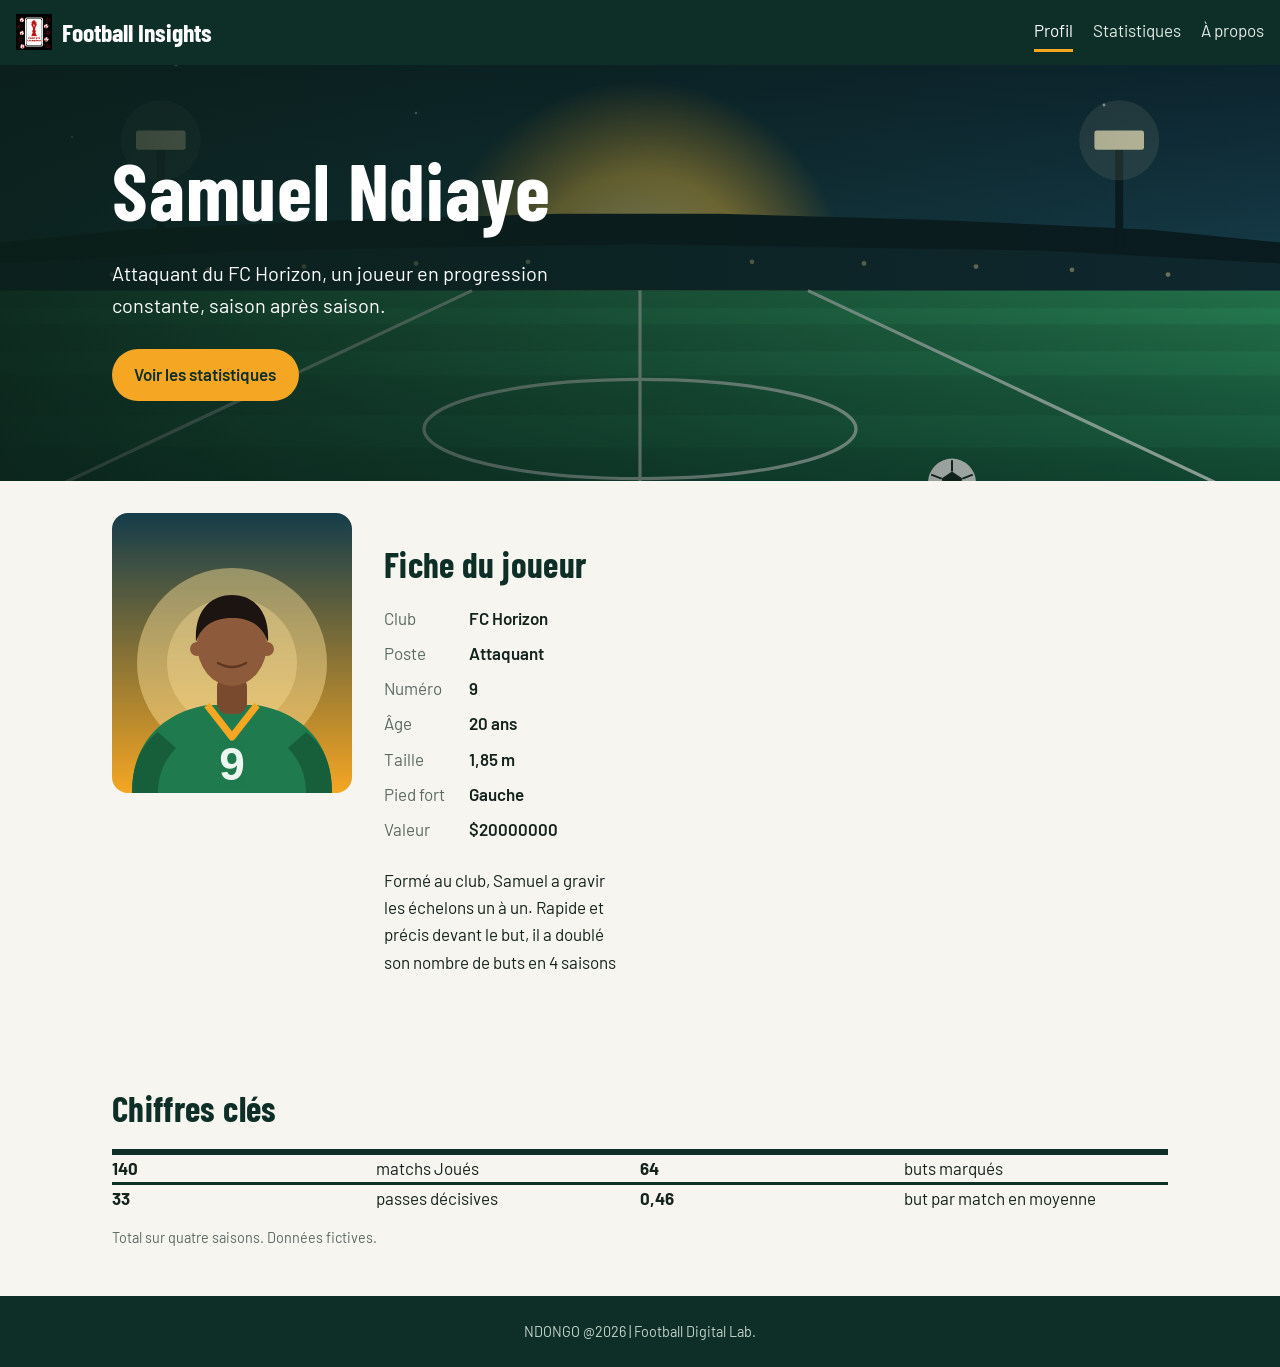
<file: index.html>
<!DOCTYPE html>
<html lang="fr">
<head>
  <meta charset="UTF-8">
  <meta name="viewport" content="width=device-width, initial-scale=1">
  <title>Samuel Ndiaye · Football Insights</title>
  <meta name="description" content="Profil et statistiques de Samuel Ndiaye, attaquant fictif du FC Horizon. Projet pédagogique RESOBIL.">
  <link rel="icon" href="images/logo.png" type="image/svg+xml">
  <link href="https://fonts.googleapis.com/css2?family=Barlow+Condensed:wght@600;700&family=Barlow:wght@400;600&display=swap" rel="stylesheet">
  <link rel="stylesheet" href="css/style.css">
</head>
<body>
  <header class="entete">
    <a class="marque" href="index.html">
      <img src="images/logo.png" alt="" width="36" height="43">
      <span>Football Insights</span>
    </a>
    <nav class="menu" aria-label="Navigation principale">
      <a href="index.html" aria-current="page">Profil</a>
      <a href="statistique.html">Statistiques</a>
      <a href="a-propos.html">À propos</a>
    </nav>
  </header>

  <main>

    <section class="hero">
      <div class="hero-texte">
        <h1>Samuel Ndiaye</h1>
        <p class="accroche">Attaquant du FC Horizon, un joueur en progression constante, saison après saison.</p>
        <a class="bouton" href="statistiques.html">Voir les statistiques</a>
      </div>
    </section>

    <section class="conteneur profil">
      <img class="portrait" src="images/joueur.svg" width="480" height="560"
           alt="Illustration de Samuel Ndiaye en maillot vert numéro 9">
      <div>
        <h2>Fiche du joueur</h2>
        <dl class="fiche">
          <dt>Club</dt><dd>FC Horizon</dd>
          <dt>Poste</dt><dd>Attaquant</dd>
          <dt>Numéro</dt><dd>9</dd>
          <dt>Âge</dt><dd>20 ans</dd>
          <dt>Taille</dt><dd>1,85 m</dd>
          <dt>Pied fort</dt><dd>Gauche</dd>
          <dt>Valeur</dt><dd>$20000000</dd>
        </dl>
        <p>Formé au club, Samuel a gravir les échelons un à un. Rapide et précis devant le but, il a doublé son nombre
           de buts en 4 saisons</p>
      </div>
    </section>

    <section class="conteneur">
      <h2>Chiffres clés</h2>
      <div class="chiffres" id="chiffres"></div>
      <p class="note">Total sur quatre saisons. Données fictives.</p>
    </section>

  </main>

  <footer class="pied">
    <p> NDONGO @2026 | Football Digital Lab.</p>
  </footer>

  <script src="js/data.js"></script>
  <script src="js/script.js"></script>
</body>
</html>
</file>
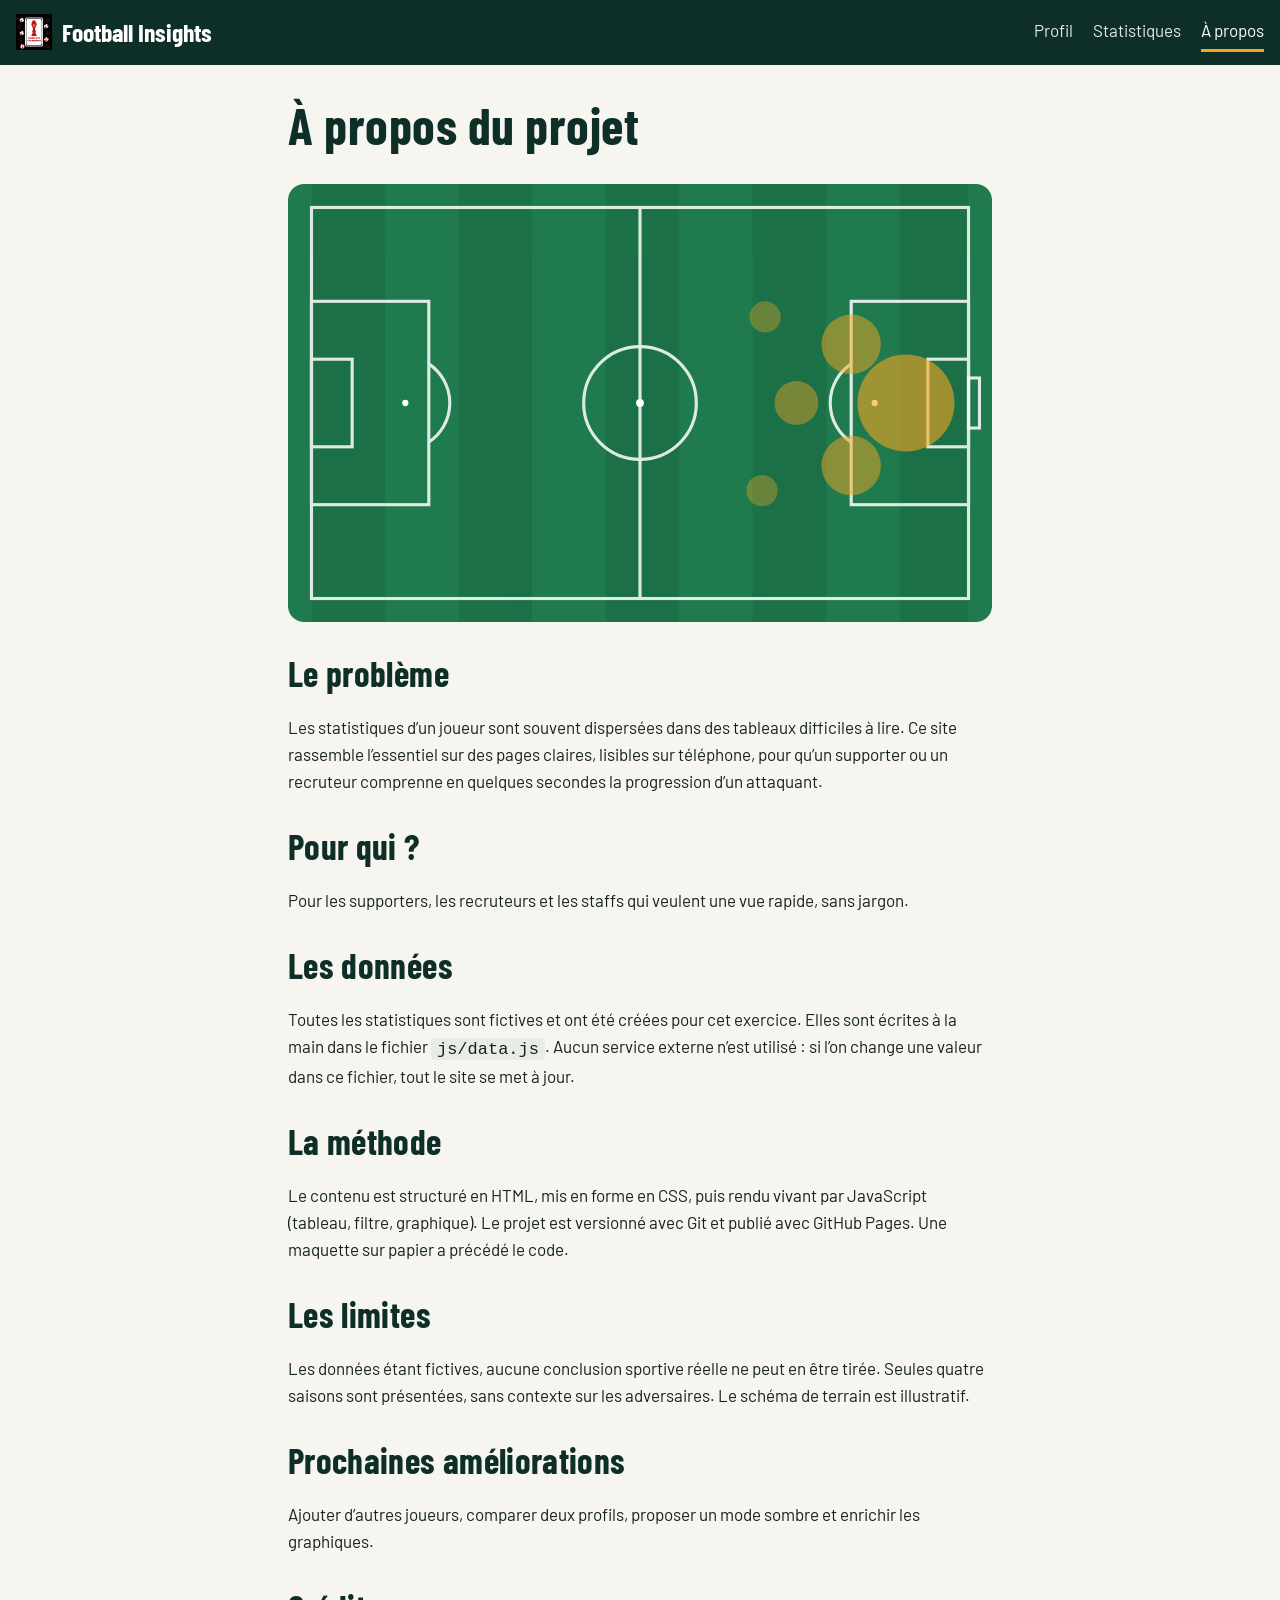
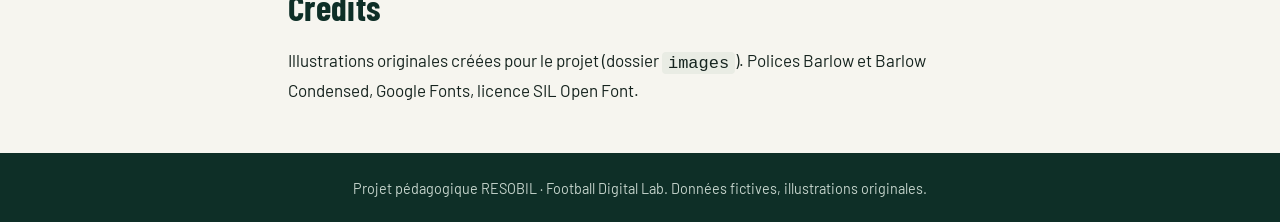
<file: a-propos.html>
<!DOCTYPE html>
<html lang="fr">
<head>
  <meta charset="UTF-8">
  <meta name="viewport" content="width=device-width, initial-scale=1">
  <title>À propos · Football Insights</title>
  <meta name="description" content="Pourquoi ce projet existe, quelles données il utilise, comment il a été construit et ses limites.">
  <link rel="icon" href="images/logo.png" type="image/svg+xml">
  <link href="https://fonts.googleapis.com/css2?family=Barlow+Condensed:wght@600;700&family=Barlow:wght@400;600&display=swap" rel="stylesheet">
  <link rel="stylesheet" href="css/style.css">
</head>
<body>
  <header class="entete">
    <a class="marque" href="index.html">
      <img src="images/logo.png" alt="" width="36" height="43">
      <span>Football Insights</span>
    </a>
    <nav class="menu" aria-label="Navigation principale">
      <a href="index.html">Profil</a>
      <a href="statistique.html">Statistiques</a>
      <a href="a-propos.html" aria-current="page">À propos</a>
    </nav>
  </header>
 
  <main class="conteneur texte">
 
    <h1>À propos du projet</h1>
    <img class="illustration" src="images/terrain.svg" width="900" height="560"
         alt="Schéma d’un terrain de football avec les zones de tir fictives de la saison 2024-2025">
 
    <h2>Le problème</h2>
    <p>Les statistiques d’un joueur sont souvent dispersées dans des tableaux difficiles à lire.
       Ce site rassemble l’essentiel sur des pages claires, lisibles sur téléphone, pour qu’un supporter
       ou un recruteur comprenne en quelques secondes la progression d’un attaquant.</p>
 
    <h2>Pour qui ?</h2>
    <p>Pour les supporters, les recruteurs et les staffs qui veulent une vue rapide, sans jargon.</p>
 
    <h2>Les données</h2>
    <p>Toutes les statistiques sont fictives et ont été créées pour cet exercice. Elles sont écrites à la main
       dans le fichier <code>js/data.js</code>. Aucun service externe n’est utilisé : si l’on change une valeur
       dans ce fichier, tout le site se met à jour.</p>
 
    <h2>La méthode</h2>
    <p>Le contenu est structuré en HTML, mis en forme en CSS, puis rendu vivant par JavaScript
       (tableau, filtre, graphique). Le projet est versionné avec Git et publié avec GitHub Pages.
       Une maquette sur papier a précédé le code.</p>
 
    <h2>Les limites</h2>
    <p>Les données étant fictives, aucune conclusion sportive réelle ne peut en être tirée. Seules quatre saisons
       sont présentées, sans contexte sur les adversaires. Le schéma de terrain est illustratif.</p>
 
    <h2>Prochaines améliorations</h2>
    <p>Ajouter d’autres joueurs, comparer deux profils, proposer un mode sombre et enrichir les graphiques.</p>
 
    <h2>Crédits</h2>
    <p>Illustrations originales créées pour le projet (dossier <code>images</code>).
       Polices Barlow et Barlow Condensed, Google Fonts, licence SIL Open Font.</p>
 
  </main>
 
  <footer class="pied">
    <p>Projet pédagogique RESOBIL · Football Digital Lab. Données fictives, illustrations originales.</p>
  </footer>
 
  <script src="js/data.js"></script>
  <script src="js/script.js"></script>
</body>
</html>
</file>
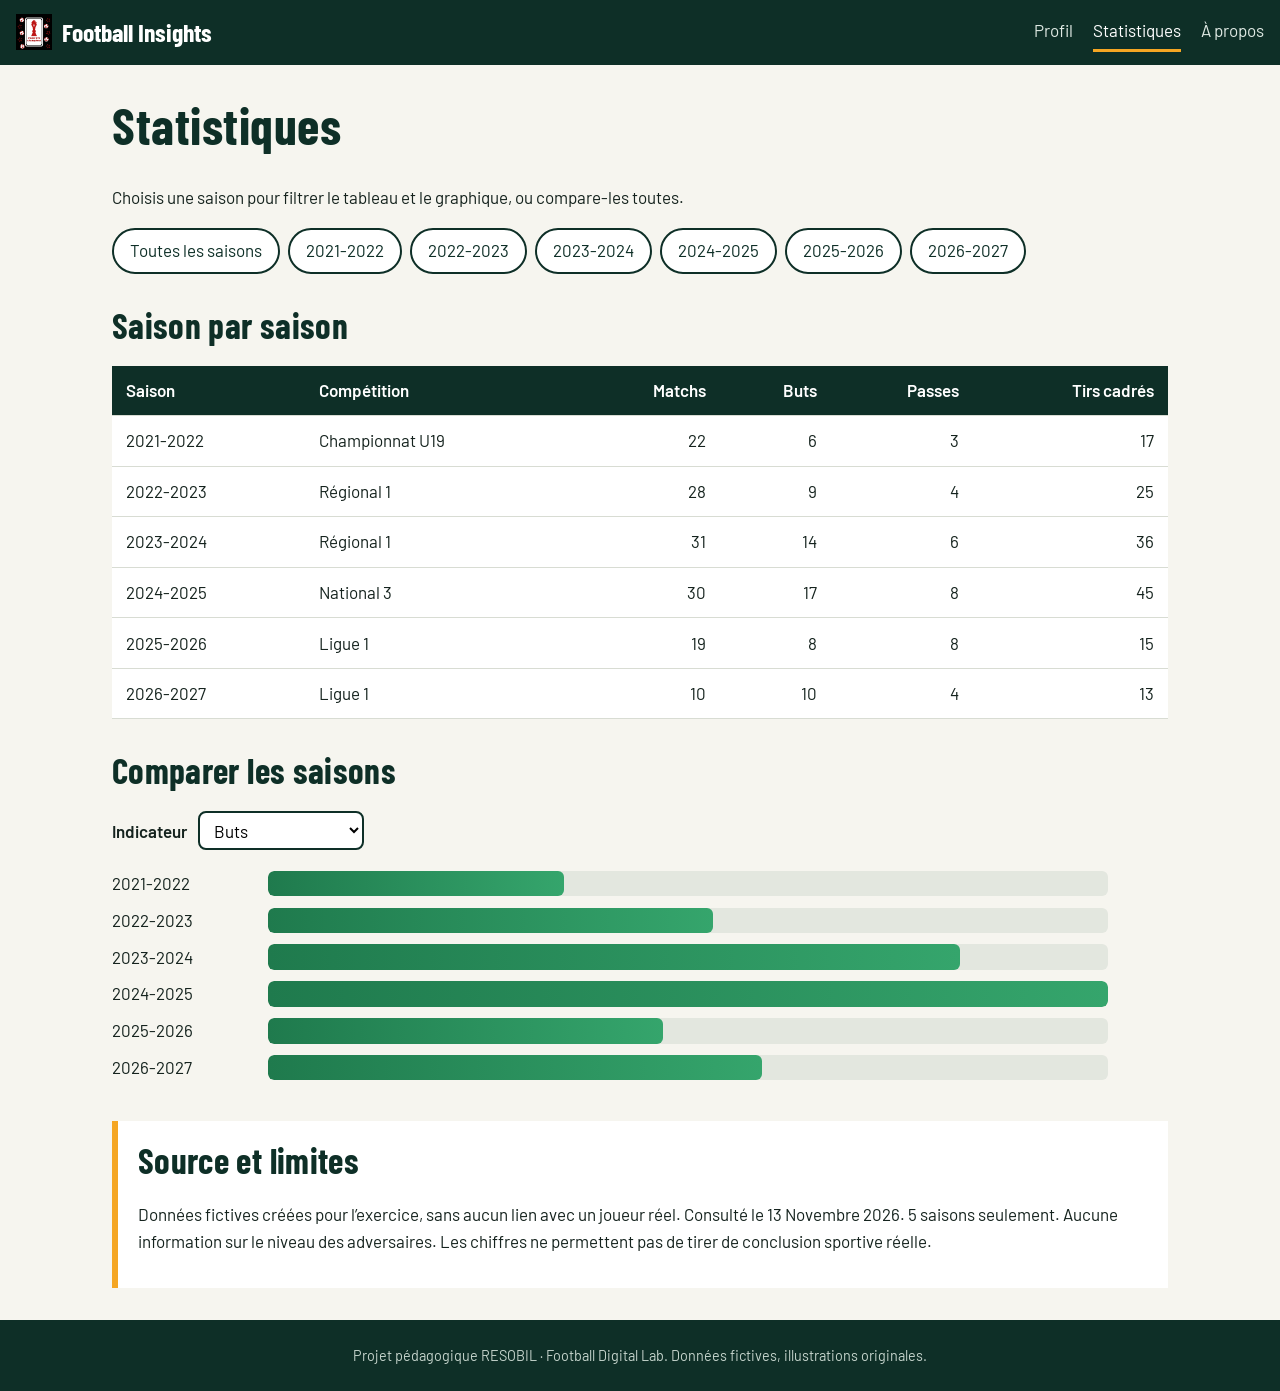
<file: statistique.html>
<!DOCTYPE html>
<html lang="fr">
<head>
  <meta charset="UTF-8">
  <meta name="viewport" content="width=device-width, initial-scale=1">
  <title>Statistiques · Football Insights</title>
  <meta name="description" content="Statistiques saison par saison de Samuel Ndiaye : tableau, filtre et graphique.">
  <link rel="icon" href="images/logo.png" type="image/svg+xml">
  <link href="https://fonts.googleapis.com/css2?family=Barlow+Condensed:wght@600;700&family=Barlow:wght@400;600&display=swap" rel="stylesheet">
  <link rel="stylesheet" href="css/style.css">
</head>
<body>
  <header class="entete">
    <a class="marque" href="index.html">
      <img src="images/logo.png" alt="" width="36" height="43">
      <span>Football Insights</span>
    </a>
    <nav class="menu" aria-label="Navigation principale">
      <a href="index.html">Profil</a>
      <a href="statistiques.html" aria-current="page">Statistiques</a>
      <a href="a-propos.html">À propos</a>
    </nav>
  </header>
 
  <main class="conteneur">
 
    <h1>Statistiques</h1>
    <p class="intro">Choisis une saison pour filtrer le tableau et le graphique, ou compare-les toutes.</p>
 
    <div class="filtres" id="filtres" role="group" aria-label="Filtrer par saison"></div>
 
    <section>
      <h2>Saison par saison</h2>
      <div class="defile">
        <table>
          <caption class="invisible">Statistiques de Samuel Ndiaye par saison</caption>
          <thead>
            <tr>
              <th>Saison</th>
              <th>Compétition</th>
              <th>Matchs</th>
              <th>Buts</th>
              <th>Passes</th>
              <th>Tirs cadrés</th>
            </tr>
          </thead>
          <tbody id="corps-tableau"></tbody>
        </table>
      </div>
    </section>
 
    <section>
      <h2>Comparer les saisons</h2>
      <label for="indicateur">Indicateur</label>
      <select id="indicateur">
        <option value="buts">Buts</option>
        <option value="passes">Passes décisives</option>
        <option value="matchs">Matchs joués</option>
        <option value="tirsCadres">Tirs cadrés</option>
      </select>
      <div class="graphique" id="graphique" aria-live="polite"></div>
      <p class="resume" id="resume"></p>
    </section>
 
    <section class="encadre">
      <h2>Source et limites</h2>
      <p id="source"></p>
    </section>
 
  </main>
 
  <footer class="pied">
    <p>Projet pédagogique RESOBIL · Football Digital Lab. Données fictives, illustrations originales.</p>
  </footer>
 
  <script src="js/data.js"></script>
  <script src="js/script.js"></script>
</body>
</html>
</file>
<file: css/style.css>
/* ========================================================= 

   Football Insights : feuille de style 

   Base, couleurs, typographie, en-tête, bouton, pied 

   ========================================================= */ 

  

/* 1. Les variables : les couleurs et polices du projet */ 

:root { 

  --nuit: #0e2f27;      /* vert très foncé : fonds sombres et titres */ 

  --gazon: #1f7a4d;     /* vert pelouse : liens et barres */ 

  --craie: #f6f5ef;     /* blanc cassé : fond des pages */ 

  --soleil: #f5a623;    /* orange lever de soleil : accents */ 

  --encre: #15231e;     /* texte principal */ 

  --gris: #5b6b64;      /* texte secondaire */ 

  --trait: #d8dcd3;     /* fines lignes */ 

  --police-titre: "Barlow Condensed", "Arial Narrow", Arial, sans-serif; 

  --police-texte: "Barlow", Arial, sans-serif; 

} 

  

/* 2. Réglages de base */ 

* , *::before, *::after { box-sizing: border-box; } 

  

body { 

  margin: 0; 

  font-family: var(--police-texte); 

  font-size: 1.0625rem; 

  line-height: 1.6; 

  color: var(--encre); 

  background: var(--craie); 

} 

  

img { max-width: 100%; height: auto; display: block; } 

  

h1, h2, h3 { 

  font-family: var(--police-titre); 

  line-height: 1.1; 

  letter-spacing: 0.01em; 

  color: var(--nuit); 

  margin: 0 0 0.6em; 

} 

h1 { font-size: 2.6rem; } 

h2 { font-size: 1.9rem; margin-top: 2rem; } 

  

a { color: var(--gazon); } 

code { background: #e9ece4; padding: 0.1em 0.35em; border-radius: 4px; } 

  

/* 3. Un bloc centré qui limite la largeur du contenu */ 

.conteneur { 

  max-width: 68rem; 

  margin: 0 auto; 

  padding: 2rem 1rem; 

} 

  

/* 4. En-tête et menu */ 

.entete { 

  background: var(--nuit); 

  color: white; 

  display: flex; 

  flex-wrap: wrap; 

  align-items: center; 

  justify-content: space-between; 

  gap: 0.75rem 1.5rem; 

  padding: 0.75rem 1rem; 

} 

.marque { 

  display: flex; 

  align-items: center; 

  gap: 0.6rem; 

  color: white; 

  text-decoration: none; 

  font-family: var(--police-titre); 

  font-size: 1.6rem; 

  font-weight: 700; 

} 

.menu { display: flex; gap: 1.25rem; } 

.menu a { 

  color: #dfe9e3; 

  text-decoration: none; 

  padding: 0.25rem 0; 

  border-bottom: 3px solid transparent; 

} 

.menu a:hover, 

.menu a[aria-current="page"] { 

  color: white; 

  border-bottom-color: var(--soleil); 

} 

  

/* 5. Bouton et pied de page */ 

.bouton { 

  display: inline-block; 

  background: var(--soleil); 

  color: var(--nuit); 

  font-weight: 600; 

  padding: 0.75rem 1.4rem; 

  border-radius: 999px; 

  text-decoration: none; 

} 

.bouton:hover { background: #ffb940; } 

  

.pied { 

  background: var(--nuit); 

  color: #c4d3cb; 

  text-align: center; 

  padding: 1.5rem 1rem; 

  font-size: 0.9rem; 

} 

.pied p { margin: 0; } 

/* ========================================================= 

   mise en page (Flexbox et Grid), image d’accueil, 

   fiche joueur, chiffres, tableau, graphique 

   ========================================================= */ 

  

/* 6. Image d’accueil (hero) : un dégradé sombre posé sur l’illustration */ 

.hero { 

  background: 

    linear-gradient(90deg, rgba(10, 31, 24, 0.88), rgba(10, 31, 24, 0.25)), 

    url("../images/hero.svg") center / cover no-repeat; 

  color: white; 

  min-height: 26rem; 

  display: flex; 

  align-items: center; 

} 

.hero-texte { 

  width: 100%; 

  max-width: 68rem; 

  margin: 0 auto; 

  padding: 3rem 1rem; 

} 

.hero h1 { color: white; font-size: 3.4rem; margin-bottom: 0.3em; } 

.accroche { max-width: 30rem; font-size: 1.25rem; margin: 0 0 1.75rem; } 

  

/* 7. Profil : portrait et fiche côte à côte (Grid) */ 

.profil { display: grid; gap: 2rem; } 

.portrait { width: 100%; max-width: 22rem; border-radius: 16px; } 

.fiche { 

  display: grid; 

  grid-template-columns: auto 1fr; 

  gap: 0.5rem 1.5rem; 

  margin: 0 0 1.5rem; 

} 

.fiche dt { color: var(--gris); } 

.fiche dd { margin: 0; font-weight: 600; } 

  

/* 8. Chiffres clés */ 

.chiffres { 

  display: grid; 

  grid-template-columns: repeat(2, 1fr); 

  border-top: 3px solid var(--nuit); 

} 

.chiffre { padding: 1rem 0.75rem 1rem 0; border-bottom: 1px solid var(--trait); } 

.chiffre strong { 

  display: block; 

  font-family: var(--police-titre); 

  font-size: 3rem; 

  line-height: 1; 

  color: var(--gazon); 

} 

.chiffre span { color: var(--gris); } 

.note { color: var(--gris); font-size: 0.9rem; } 

  

/* 9. Filtres, tableau et graphique */ 

.intro { max-width: 40rem; } 

.filtres { display: flex; flex-wrap: wrap; gap: 0.5rem; margin: 1rem 0 2rem; } 

.filtre { 

  font: inherit; 

  background: white; 

  color: var(--nuit); 

  border: 2px solid var(--nuit); 

  padding: 0.45rem 1rem; 

  border-radius: 999px; 

  cursor: pointer; 

} 

.filtre[aria-pressed="true"] { background: var(--nuit); color: white; } 

  

.defile { overflow-x: auto; } 

table { width: 100%; min-width: 34rem; border-collapse: collapse; background: white; } 

th, td { padding: 0.7rem 0.9rem; text-align: right; border-bottom: 1px solid var(--trait); } 

th:nth-child(-n+2), td:nth-child(-n+2) { text-align: left; } 

thead th { background: var(--nuit); color: white; font-weight: 600; } 

.invisible { position: absolute; left: -9999px; } 

  

label { font-weight: 600; margin-right: 0.5rem; } 

select { 

  font: inherit; 

  padding: 0.4rem 0.6rem; 

  border: 2px solid var(--nuit); 

  border-radius: 8px; 

  background: white; 

} 

.graphique { display: grid; gap: 0.6rem; margin: 1.25rem 0; } 

.barre-ligne { 

  display: grid; 

  grid-template-columns: 6.5rem 1fr 2.5rem; 

  align-items: center; 

  gap: 0.75rem; 

} 

.piste { background: #e3e7df; border-radius: 6px; height: 1.6rem; overflow: hidden; } 

.barre { 

  height: 100%; 

  width: 0; 

  background: linear-gradient(90deg, var(--gazon), #35a56c); 

  border-radius: 6px; 

  transition: width 0.8s ease; 

} 

.valeur { font-weight: 600; text-align: right; } 

.resume { font-weight: 600; } 

  

/* 10. Encadré source, page « À propos » */ 

.encadre { 

  background: white; 

  border-left: 6px solid var(--soleil); 

  padding: 0.25rem 1.25rem 1rem; 

  margin-top: 2.5rem; 

} 

.encadre h2 { margin-top: 1rem; } 

.texte { max-width: 46rem; } 

.illustration { border-radius: 16px; margin: 1rem 0 2rem; } 

 
/*=============================================================
Responsive ( Mobile d'abord) et accessibilité

===============================================================*/

@media(min-width:700px){
    h1{font-size: 3.2rem;}
    h2{font-size: 2.2rem;}
    .hero h1{font-size: 5rem;}
    .profil{grid-template-columns: repeat(4,1fr);}
    .chiffre{padding: 1.25rem;border-bottom: 0; border-right: 1px solid var(--trait);}
    .chiffre:last-child{border-right: 0;}
    .barre-ligne{grid-template-columns: 9rem 1fr 3rem;}
}

@media(min-width:1000px){
    .hero{min-width: 34rem;}
}
/* Accessibilité : un contour visible quand on navigue au clavier */
:focus-visible{outline: 3px solid #1a5fb4 ; outline-offset: 3px;}

/* respect des personnes qui réduisent les animations */
@media(prefers-reduced-motion: reduce){
    .barre{ transition: none;}
}
</file>
